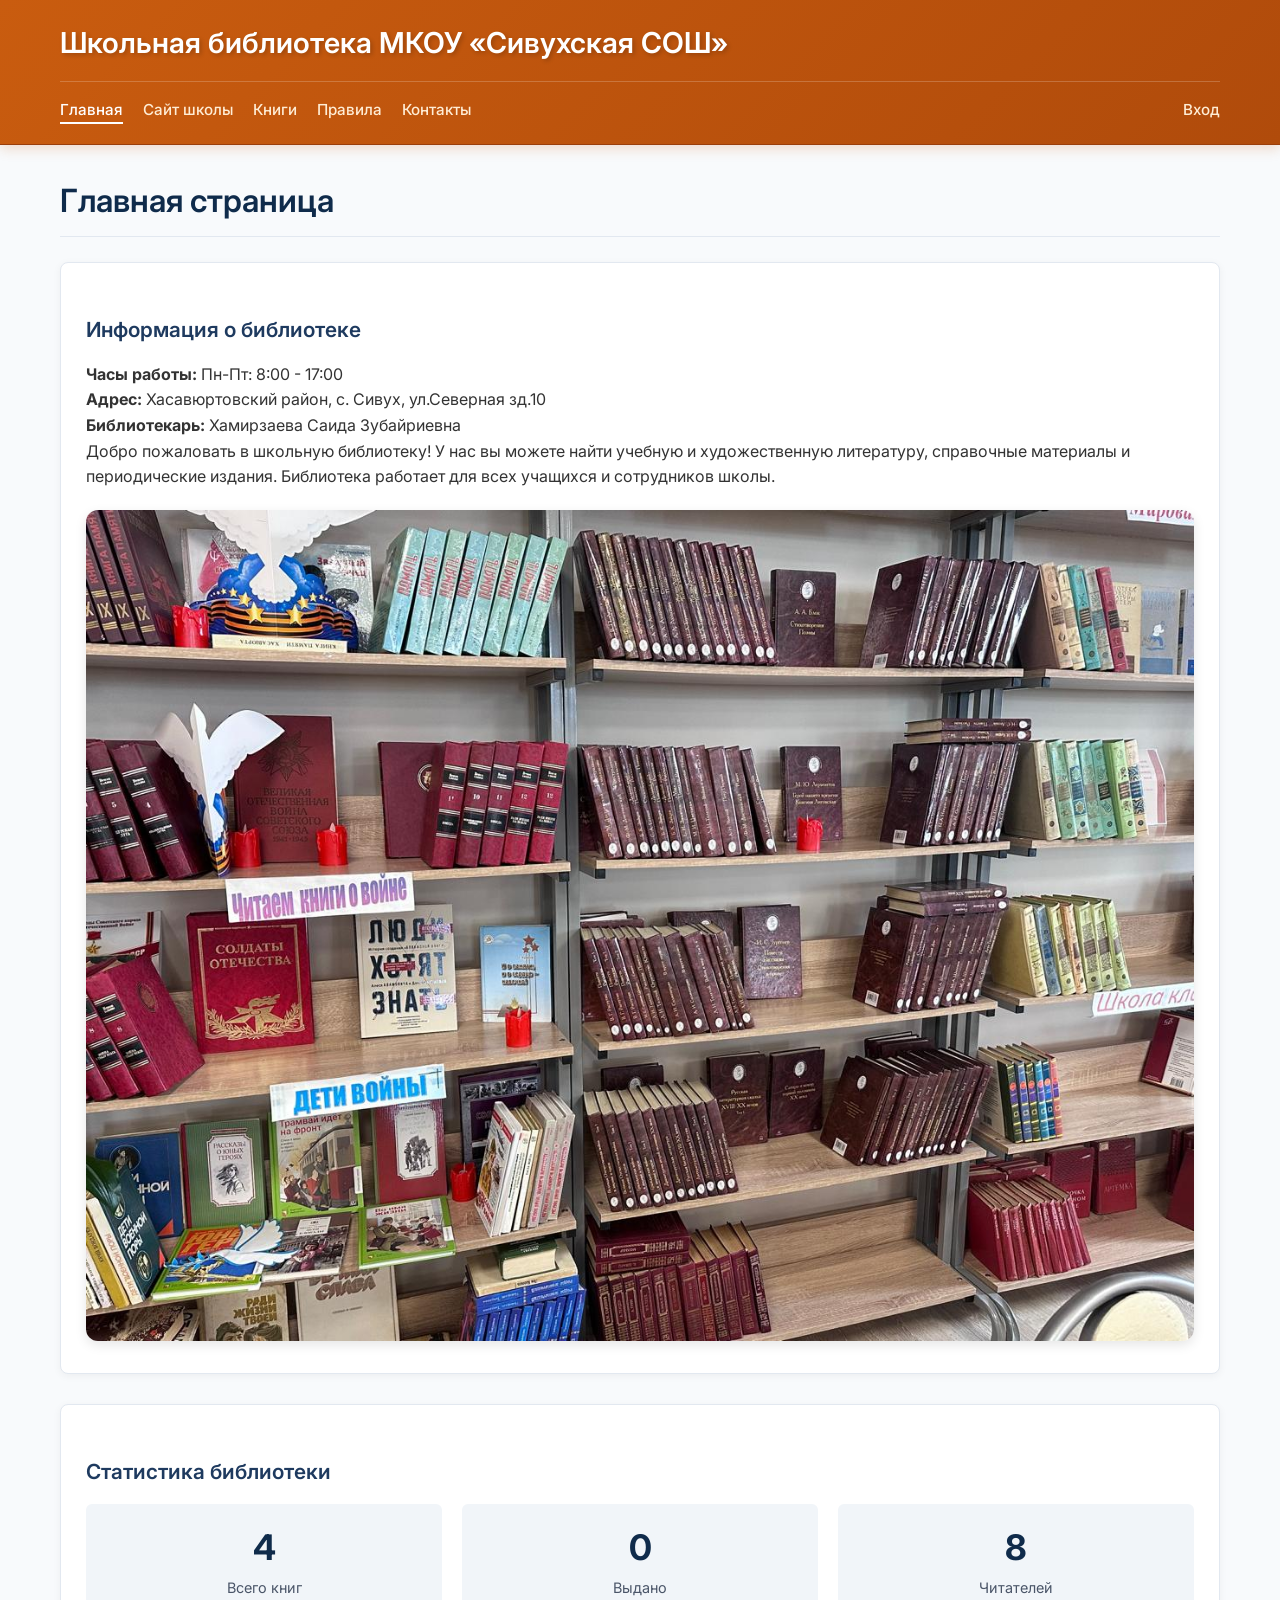
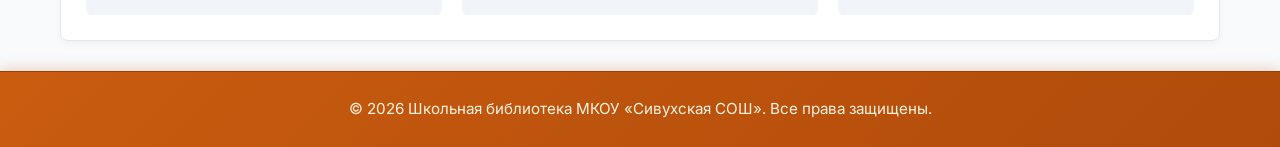
<file: index.html>
<!DOCTYPE html>
<html lang="ru">
<head>
    <meta charset="UTF-8">
    <meta name="viewport" content="width=device-width, initial-scale=1.0, user-scalable=yes">
    <title>Школьная библиотека - Главная</title>
    <link rel="preconnect" href="https://fonts.googleapis.com">
    <link rel="preconnect" href="https://fonts.gstatic.com" crossorigin>
    <link href="https://fonts.googleapis.com/css2?family=Inter:opsz,wght@14..32,400;14..32,500;14..32,600;14..32,700&display=swap" rel="stylesheet">
    <link rel="stylesheet" href="style.css">
</head>
<body>
    <header class="site-header">
        <div class="container">
            <h1 class="site-title">Школьная библиотека МКОУ «Сивухская СОШ»</h1>
            <nav class="main-nav">
                <div class="nav-wrapper">
                    <div class="nav-links">
                        <a href="index.html" class="active">Главная</a>
                        <a href="https://sivukh-sosh.gosuslugi.ru/" target="_blank">Сайт школы</a>
                        <a href="books.html">Книги</a>
                        <a href="readers.html" class="admin-only">Читатели</a>
                        <a href="issue.html" class="admin-only">Выдача</a>
                        <a href="history.html" class="admin-only">История</a>
                        <a href="rules.html">Правила</a>
                        <a href="contacts.html">Контакты</a>
                    </div>
                    <div class="nav-auth">
                        <a href="login.html" id="login-link">Вход</a>
                    </div>
                </div>
            </nav>
        </div>
    </header>

    <main class="container">
        <h2>Главная страница</h2>

        <div class="info-block">
            <h3>Информация о библиотеке</h3>
            <p><strong>Часы работы:</strong> Пн-Пт: 8:00 - 17:00</p>
            <p><strong>Адрес:</strong> Хасавюртовский район, с. Сивух, ул.Северная зд.10</p>
            <p><strong>Библиотекарь:</strong> Хамирзаева Саида Зубайриевна</p>
            <p>Добро пожаловать в школьную библиотеку! У нас вы можете найти учебную и художественную литературу, справочные материалы и периодические издания. Библиотека работает для всех учащихся и сотрудников школы.</p>
            <img src="lib.jpg" alt="Фото библиотеки">
        </div>

        <div class="stats-block">
            <h3>Статистика библиотеки</h3>
            <div class="stats-grid">
                <div class="stat-item">
                    <span class="stat-number" id="totalBooks">0</span>
                    <span class="stat-label">Всего книг</span>
                </div>
                <div class="stat-item">
                    <span class="stat-number" id="issuedBooks">0</span>
                    <span class="stat-label">Выдано</span>
                </div>
                <div class="stat-item">
                    <span class="stat-number" id="totalReaders">0</span>
                    <span class="stat-label">Читателей</span>
                </div>
            </div>
        </div>
    </main>

    <footer class="site-footer">
        <div class="container">
            <p>© 2026 Школьная библиотека МКОУ «Сивухская СОШ». Все права защищены.</p>
        </div>
    </footer>

    <script src="script.js"></script>
</body>
</html>
</file>
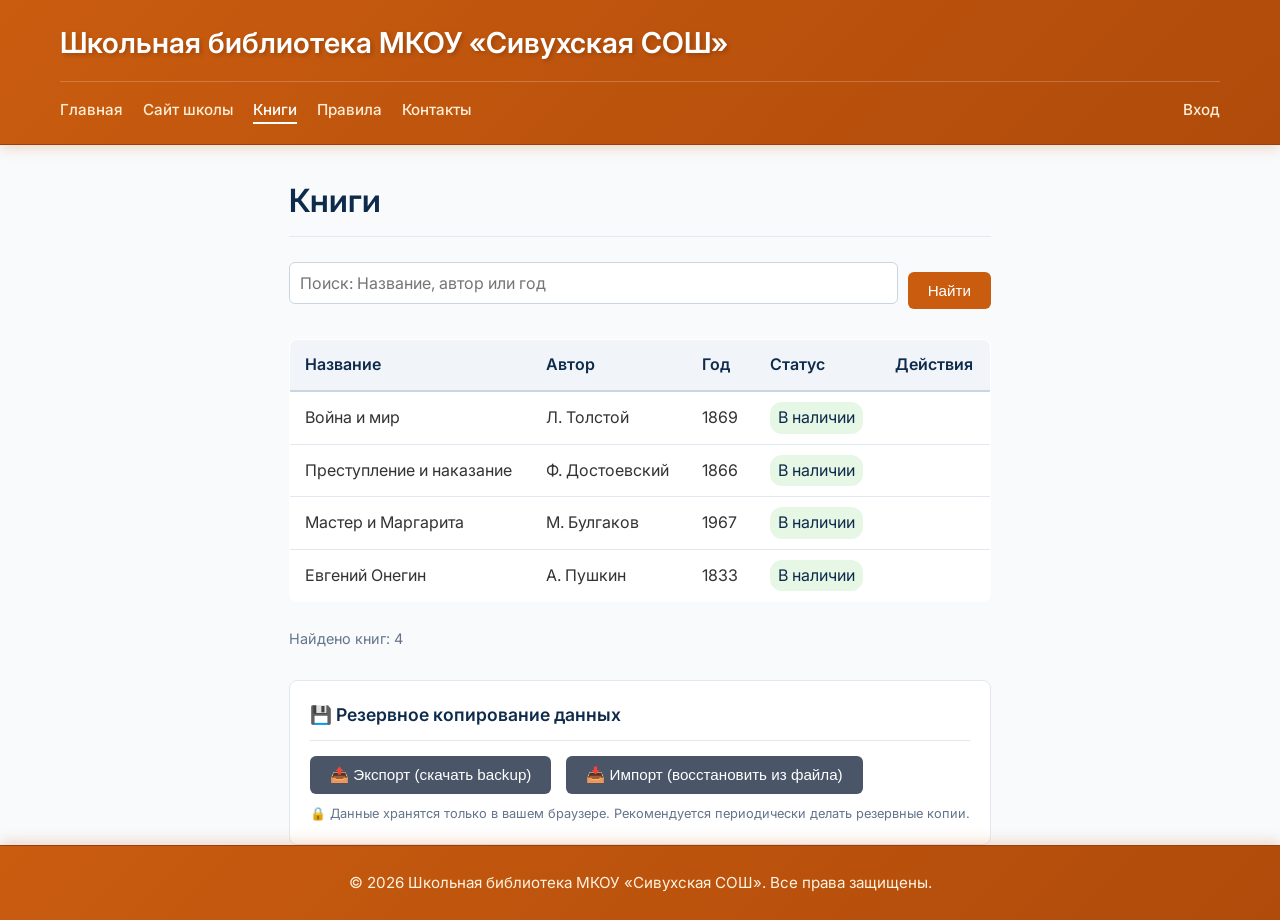
<file: books.html>
<!DOCTYPE html>
<html lang="ru">
<head>
    <meta charset="UTF-8">
    <meta name="viewport" content="width=device-width, initial-scale=1.0, user-scalable=yes">
    <title>Книги - Школьная библиотека</title>
    <link rel="preconnect" href="https://fonts.googleapis.com">
    <link rel="preconnect" href="https://fonts.gstatic.com" crossorigin>
    <link href="https://fonts.googleapis.com/css2?family=Inter:opsz,wght@14..32,400;14..32,500;14..32,600;14..32,700&display=swap" rel="stylesheet">
    <link rel="stylesheet" href="style.css">
</head>
<body>
    <header class="site-header">
        <div class="container">
            <h1 class="site-title">Школьная библиотека МКОУ «Сивухская СОШ»</h1>
            <nav class="main-nav">
                <div class="nav-wrapper">
                    <div class="nav-links">
                        <a href="index.html">Главная</a>
                        <a href="https://sivukh-sosh.gosuslugi.ru/" target="_blank">Сайт школы</a>
                        <a href="books.html" class="active">Книги</a>
                        <a href="readers.html" class="admin-only">Читатели</a>
                        <a href="issue.html" class="admin-only">Выдача</a>
                        <a href="history.html" class="admin-only">История</a>
                        <a href="rules.html">Правила</a>
                        <a href="contacts.html">Контакты</a>
                    </div>
                    <div class="nav-auth">
                        <a href="login.html" id="login-link">Вход</a>
                    </div>
                </div>
            </nav>
        </div>
    </header>

    <main class="container">
        <h2>Книги</h2>

        <div class="search-container">
            <input type="text" id="searchInput" placeholder="Поиск: Название, автор или год">
            <button id="searchBtn">Найти</button>
        </div>

        <div class="admin-only add-book-section">
            <button id="addBookBtn">+ Добавить книгу</button>
        </div>

        <div class="table-wrapper">
            <table>
                <thead>
                    <tr>
                        <th>Название</th>
                        <th>Автор</th>
                        <th>Год</th>
                        <th>Статус</th>
                        <th>Действия</th>
                    </tr>
                </thead>
                <tbody id="booksTableBody">
                    <tr><td colspan="5" class="text-muted">Загрузка...</td></tr>
                </tbody>
            </table>
        </div>

        <p class="text-muted">Найдено книг: <span id="bookCount">0</span></p>
    </main>

    <footer class="site-footer">
        <div class="container">
            <p>© 2026 Школьная библиотека МКОУ «Сивухская СОШ». Все права защищены.</p>
        </div>
    </footer>

    <script src="script.js"></script>
</body>
</html>
</file>
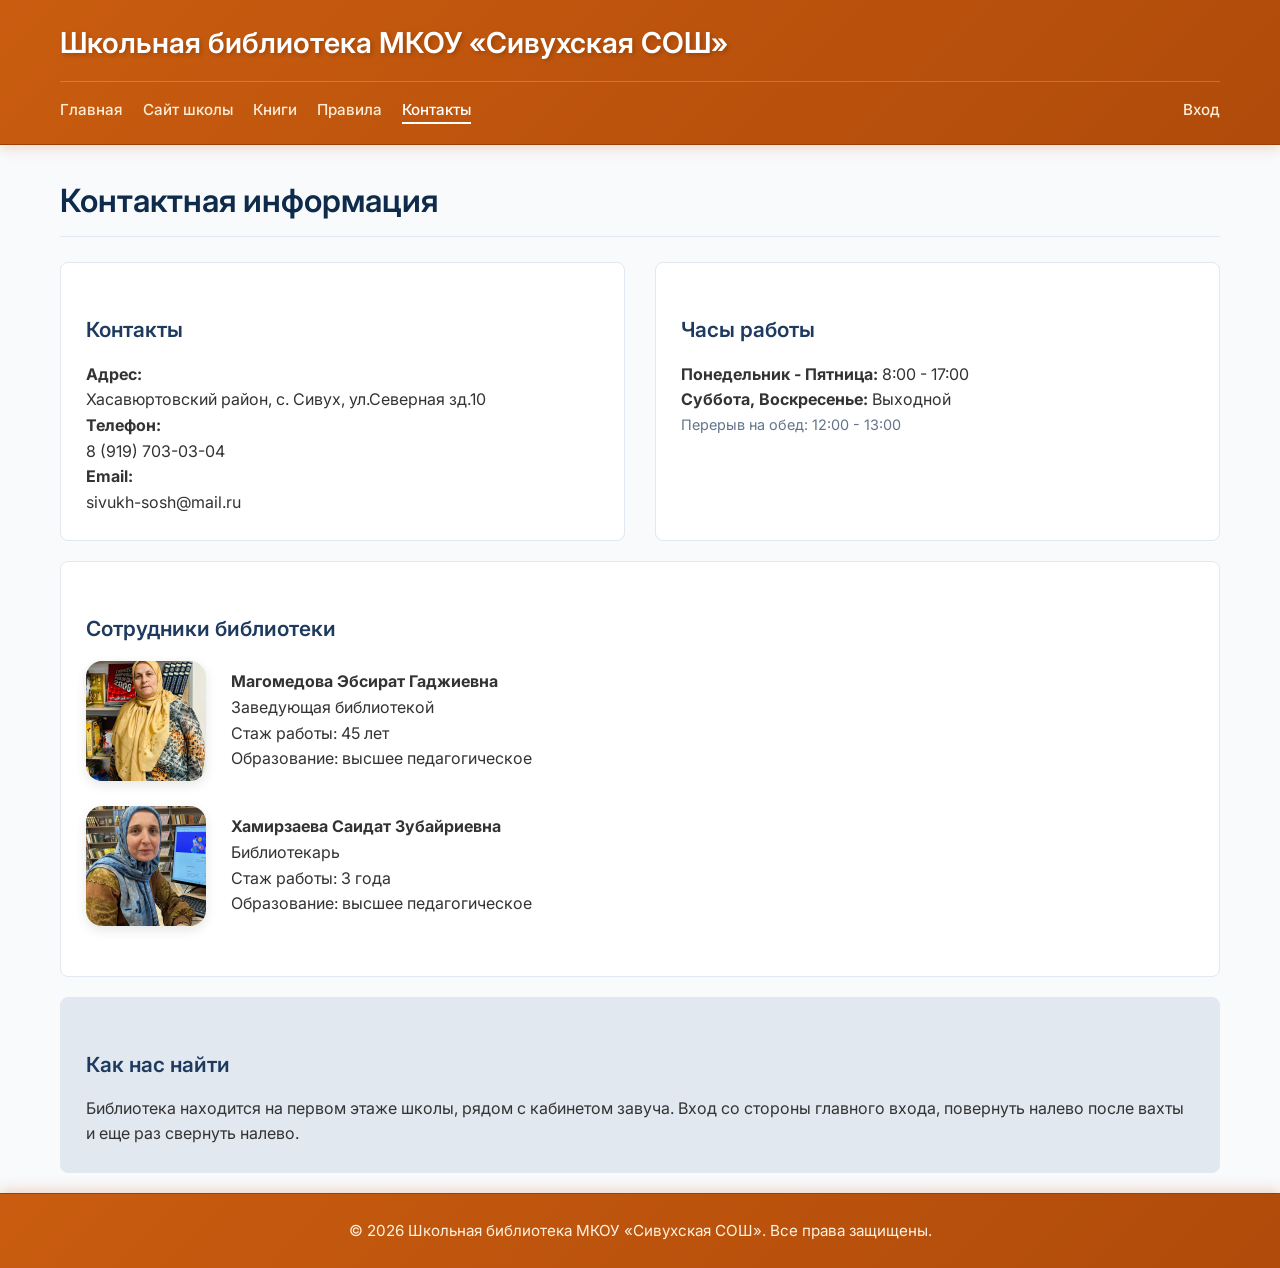
<file: contacts.html>
<!DOCTYPE html>
<html lang="ru">
<head>
    <meta charset="UTF-8">
    <meta name="viewport" content="width=device-width, initial-scale=1.0, user-scalable=yes">
    <title>Контакты - Школьная библиотека</title>
    <link rel="preconnect" href="https://fonts.googleapis.com">
    <link rel="preconnect" href="https://fonts.gstatic.com" crossorigin>
    <link href="https://fonts.googleapis.com/css2?family=Inter:opsz,wght@14..32,400;14..32,500;14..32,600;14..32,700&display=swap" rel="stylesheet">
    <link rel="stylesheet" href="style.css">
</head>
<body>
    <header class="site-header">
        <div class="container">
            <h1 class="site-title">Школьная библиотека МКОУ «Сивухская СОШ»</h1>
            <nav class="main-nav">
                <div class="nav-wrapper">
                    <div class="nav-links">
                        <a href="index.html">Главная</a>
                        <a href="https://sivukh-sosh.gosuslugi.ru/" target="_blank">Сайт школы</a>
                        <a href="books.html">Книги</a>
                        <a href="readers.html" class="admin-only">Читатели</a>
                        <a href="issue.html" class="admin-only">Выдача</a>
                        <a href="history.html" class="admin-only">История</a>
                        <a href="rules.html">Правила</a>
                        <a href="contacts.html" class="active">Контакты</a>
                    </div>
                    <div class="nav-auth">
                        <a href="login.html" id="login-link">Вход</a>
                    </div>
                </div>
            </nav>
        </div>
    </header>

    <main class="container">
        <h2>Контактная информация</h2>

        <div class="flex-grid">
            <div class="card">
                <h3>Контакты</h3>
                <p><strong>Адрес:</strong><br>Хасавюртовский район, с. Сивух, ул.Северная зд.10</p>
                <p><strong>Телефон:</strong><br>8 (919) 703-03-04</p>
                <p><strong>Email:</strong><br>sivukh-sosh@mail.ru</p>
            </div>

            <div class="card">
                <h3>Часы работы</h3>
                <p><strong>Понедельник - Пятница:</strong> 8:00 - 17:00</p>
                <p><strong>Суббота, Воскресенье:</strong> Выходной</p>
                <p class="text-muted">Перерыв на обед: 12:00 - 13:00</p>
            </div>
        </div>

        <div class="card">
            <h3>Сотрудники библиотеки</h3>

            <div class="employee-card">
                <img src="librarian1.jpg" alt="Магомедова Эбират Гаджиевна">
                <div>
                    <p><strong>Магомедова Эбсират Гаджиевна</strong><br>
                    Заведующая библиотекой<br>
                    Стаж работы: 45 лет<br>
                    Образование: высшее педагогическое</p>
                </div>
            </div>

            <div class="employee-card">
                <img src="librarian2.jpg" alt="Хамирзаева Саида Зубайриевна">
                <div>
                    <p><strong>Хамирзаева Саидат Зубайриевна</strong><br>
                    Библиотекарь<br>
                    Стаж работы: 3 года<br>
                    Образование: высшее педагогическое</p>
                </div>
            </div>
        </div>

        <div class="card" style="background-color: #e2e8f0;">
            <h3>Как нас найти</h3>
            <p>Библиотека находится на первом этаже школы, рядом с кабинетом завуча. Вход со стороны главного входа, повернуть налево после вахты и еще раз свернуть налево.</p>
        </div>
    </main>

    <footer class="site-footer">
        <div class="container">
            <p>© 2026 Школьная библиотека МКОУ «Сивухская СОШ». Все права защищены.</p>
        </div>
    </footer>

    <script src="script.js"></script>
</body>
</html>
</file>
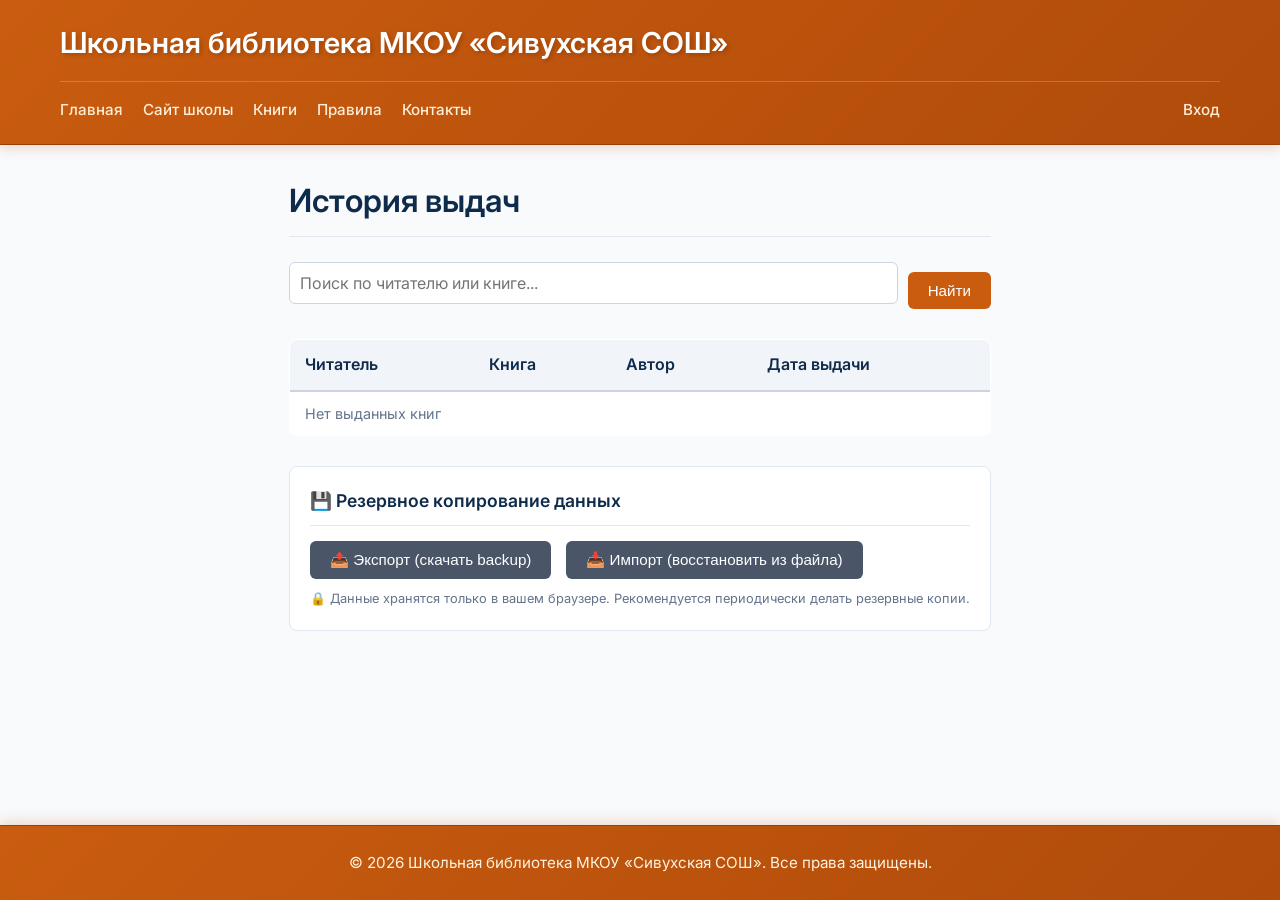
<file: history.html>
<!DOCTYPE html>
<html lang="ru">
<head>
    <meta charset="UTF-8">
    <meta name="viewport" content="width=device-width, initial-scale=1.0, user-scalable=yes">
    <title>История выдач - Школьная библиотека</title>
    <link rel="preconnect" href="https://fonts.googleapis.com">
    <link rel="preconnect" href="https://fonts.gstatic.com" crossorigin>
    <link href="https://fonts.googleapis.com/css2?family=Inter:opsz,wght@14..32,400;14..32,500;14..32,600;14..32,700&display=swap" rel="stylesheet">
    <link rel="stylesheet" href="style.css">
</head>
<body>
    <header class="site-header">
        <div class="container">
            <h1 class="site-title">Школьная библиотека МКОУ «Сивухская СОШ»</h1>
            <nav class="main-nav">
                <div class="nav-wrapper">
                    <div class="nav-links">
                        <a href="index.html">Главная</a>
                        <a href="https://sivukh-sosh.gosuslugi.ru/" target="_blank">Сайт школы</a>
                        <a href="books.html">Книги</a>
                        <a href="readers.html" class="admin-only">Читатели</a>
                        <a href="issue.html" class="admin-only">Выдача</a>
                        <a href="history.html" class="active admin-only">История</a>
                        <a href="rules.html">Правила</a>
                        <a href="contacts.html">Контакты</a>
                    </div>
                    <div class="nav-auth">
                        <a href="login.html" id="login-link">Вход</a>
                    </div>
                </div>
            </nav>
        </div>
    </header>

    <main class="container">
        <h2>История выдач</h2>

        <div class="search-container">
            <input type="text" id="historySearchInput" placeholder="Поиск по читателю или книге...">
            <button id="historySearchBtn">Найти</button>
        </div>

        <div class="table-wrapper">
            <table>
                <thead>
                    <tr>
                        <th>Читатель</th>
                        <th>Книга</th>
                        <th>Автор</th>
                        <th>Дата выдачи</th>
                    </tr>
                </thead>
                <tbody id="historyTableBody">
                    <tr><td colspan="4" class="text-muted">Загрузка...</td></tr>
                </tbody>
            </table>
        </div>
    </main>

    <footer class="site-footer">
        <div class="container">
            <p>© 2026 Школьная библиотека МКОУ «Сивухская СОШ». Все права защищены.</p>
        </div>
    </footer>

    <script src="script.js"></script>
</body>
</html>
</file>
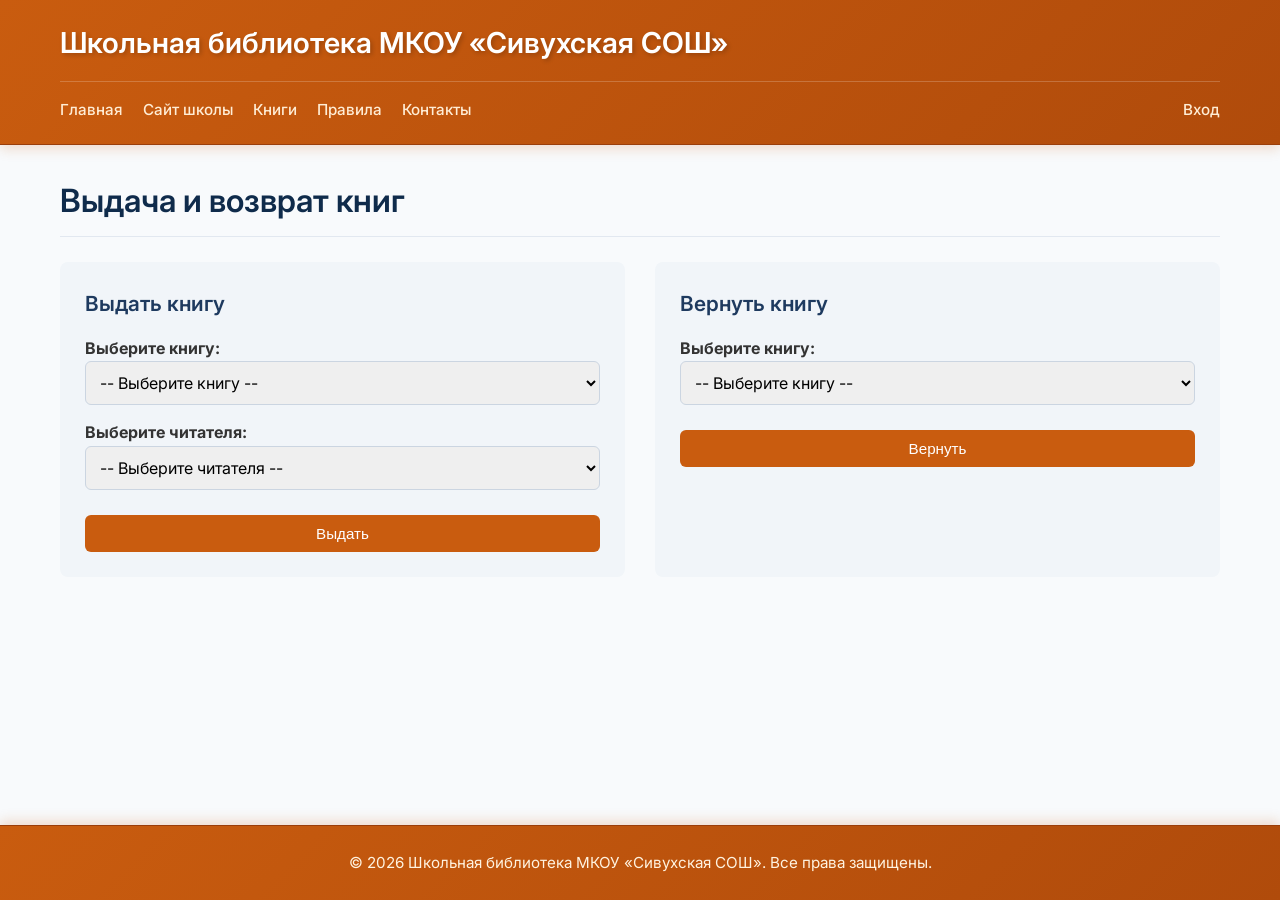
<file: issue.html>
<!DOCTYPE html>
<html lang="ru">
<head>
    <meta charset="UTF-8">
    <meta name="viewport" content="width=device-width, initial-scale=1.0, user-scalable=yes">
    <title>Выдача книг - Школьная библиотека</title>
    <link rel="preconnect" href="https://fonts.googleapis.com">
    <link rel="preconnect" href="https://fonts.gstatic.com" crossorigin>
    <link href="https://fonts.googleapis.com/css2?family=Inter:opsz,wght@14..32,400;14..32,500;14..32,600;14..32,700&display=swap" rel="stylesheet">
    <link rel="stylesheet" href="style.css">
</head>
<body>
    <header class="site-header">
        <div class="container">
            <h1 class="site-title">Школьная библиотека МКОУ «Сивухская СОШ»</h1>
            <nav class="main-nav">
                <div class="nav-wrapper">
                    <div class="nav-links">
                        <a href="index.html">Главная</a>
                        <a href="https://sivukh-sosh.gosuslugi.ru/" target="_blank">Сайт школы</a>
                        <a href="books.html">Книги</a>
                        <a href="readers.html" class="admin-only">Читатели</a>
                        <a href="issue.html" class="active admin-only">Выдача</a>
                        <a href="history.html" class="admin-only">История</a>
                        <a href="rules.html">Правила</a>
                        <a href="contacts.html">Контакты</a>
                    </div>
                    <div class="nav-auth">
                        <a href="login.html" id="login-link">Вход</a>
                    </div>
                </div>
            </nav>
        </div>
    </header>

    <main class="container">
        <h2>Выдача и возврат книг</h2>

        <div class="flex-grid">
            <div class="issue-return-block">
                <h3>Выдать книгу</h3>
                <label><strong>Выберите книгу:</strong></label>
                <select id="issueBookSelect"></select>
                
                <label><strong>Выберите читателя:</strong></label>
                <select id="issueReaderSelect"></select>
                
                <button id="issueBtn">Выдать</button>
            </div>

            <div class="issue-return-block">
                <h3>Вернуть книгу</h3>
                <label><strong>Выберите книгу:</strong></label>
                <select id="returnBookSelect"></select>
                
                <button id="returnBtn">Вернуть</button>
            </div>
        </div>
    </main>

    <footer class="site-footer">
        <div class="container">
            <p>© 2026 Школьная библиотека МКОУ «Сивухская СОШ». Все права защищены.</p>
        </div>
    </footer>

    <script src="script.js"></script>
</body>
</html>
</file>
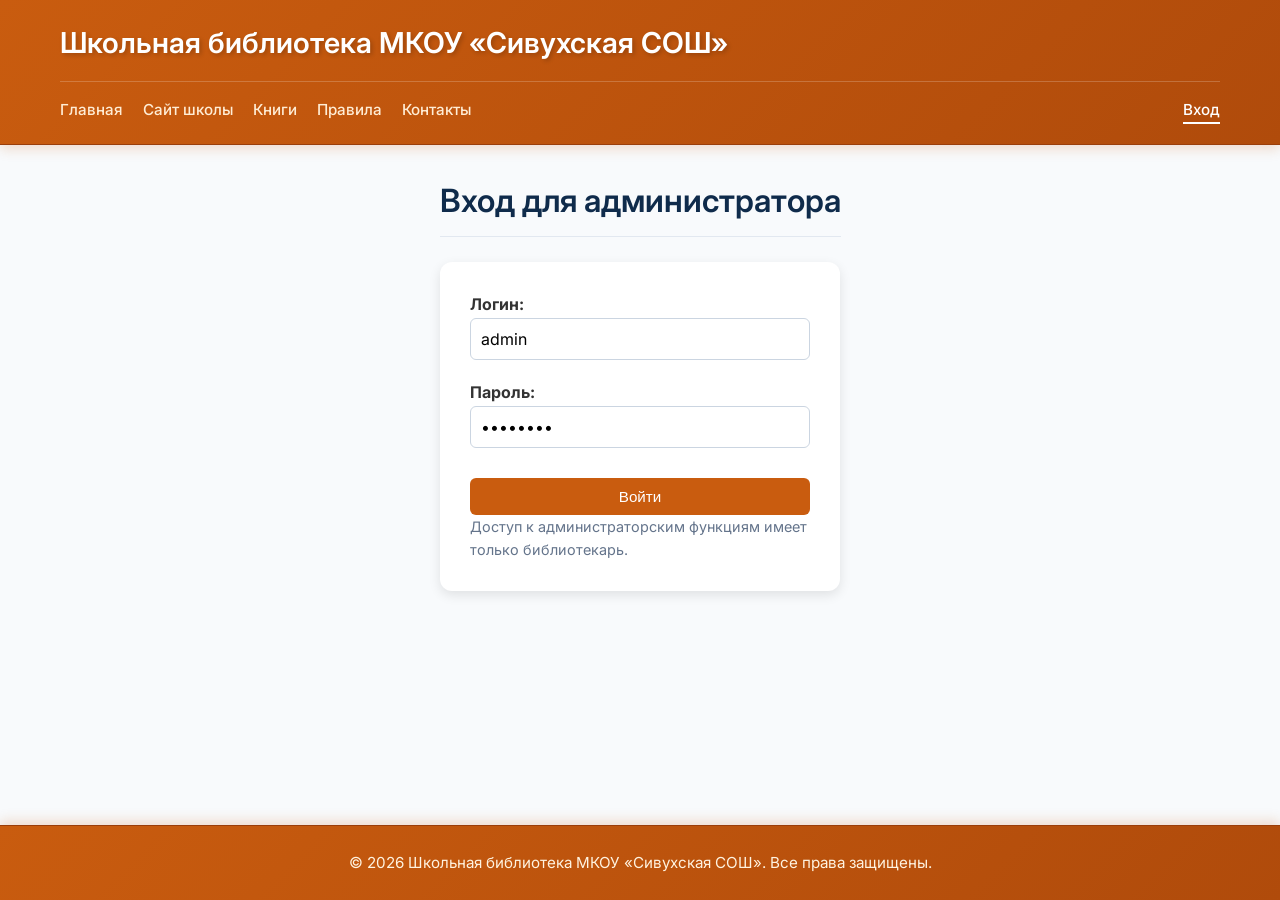
<file: login.html>
<!DOCTYPE html>
<html lang="ru">
<head>
    <meta charset="UTF-8">
    <meta name="viewport" content="width=device-width, initial-scale=1.0, user-scalable=yes">
    <title>Вход - Школьная библиотека</title>
    <link rel="preconnect" href="https://fonts.googleapis.com">
    <link rel="preconnect" href="https://fonts.gstatic.com" crossorigin>
    <link href="https://fonts.googleapis.com/css2?family=Inter:opsz,wght@14..32,400;14..32,500;14..32,600;14..32,700&display=swap" rel="stylesheet">
    <link rel="stylesheet" href="style.css">
</head>
<body>
    <header class="site-header">
        <div class="container">
            <h1 class="site-title">Школьная библиотека МКОУ «Сивухская СОШ»</h1>
            <nav class="main-nav">
                <div class="nav-wrapper">
                    <div class="nav-links">
                        <a href="index.html">Главная</a>
                        <a href="https://sivukh-sosh.gosuslugi.ru/" target="_blank">Сайт школы</a>
                        <a href="books.html">Книги</a>
                        <a href="readers.html" class="admin-only">Читатели</a>
                        <a href="issue.html" class="admin-only">Выдача</a>
                        <a href="history.html" class="admin-only">История</a>
                        <a href="rules.html">Правила</a>
                        <a href="contacts.html">Контакты</a>
                    </div>
                    <div class="nav-auth">
                        <a href="login.html" class="active" id="login-link">Вход</a>
                    </div>
                </div>
            </nav>
        </div>
    </header>

    <main class="container">
        <h2>Вход для администратора</h2>

        <div class="login-box">
            <label><strong>Логин:</strong></label>
            <input type="text" id="username" placeholder="Введите логин" value="admin">
            
            <label><strong>Пароль:</strong></label>
            <input type="password" id="password" placeholder="Введите пароль" value="admin123">
            
            <button id="loginBtn">Войти</button>

            <p class="text-muted">Доступ к администраторским функциям имеет только библиотекарь.</p>
        </div>
    </main>

    <footer class="site-footer">
        <div class="container">
            <p>© 2026 Школьная библиотека МКОУ «Сивухская СОШ». Все права защищены.</p>
        </div>
    </footer>

    <script src="script.js"></script>
</body>
</html>
</file>
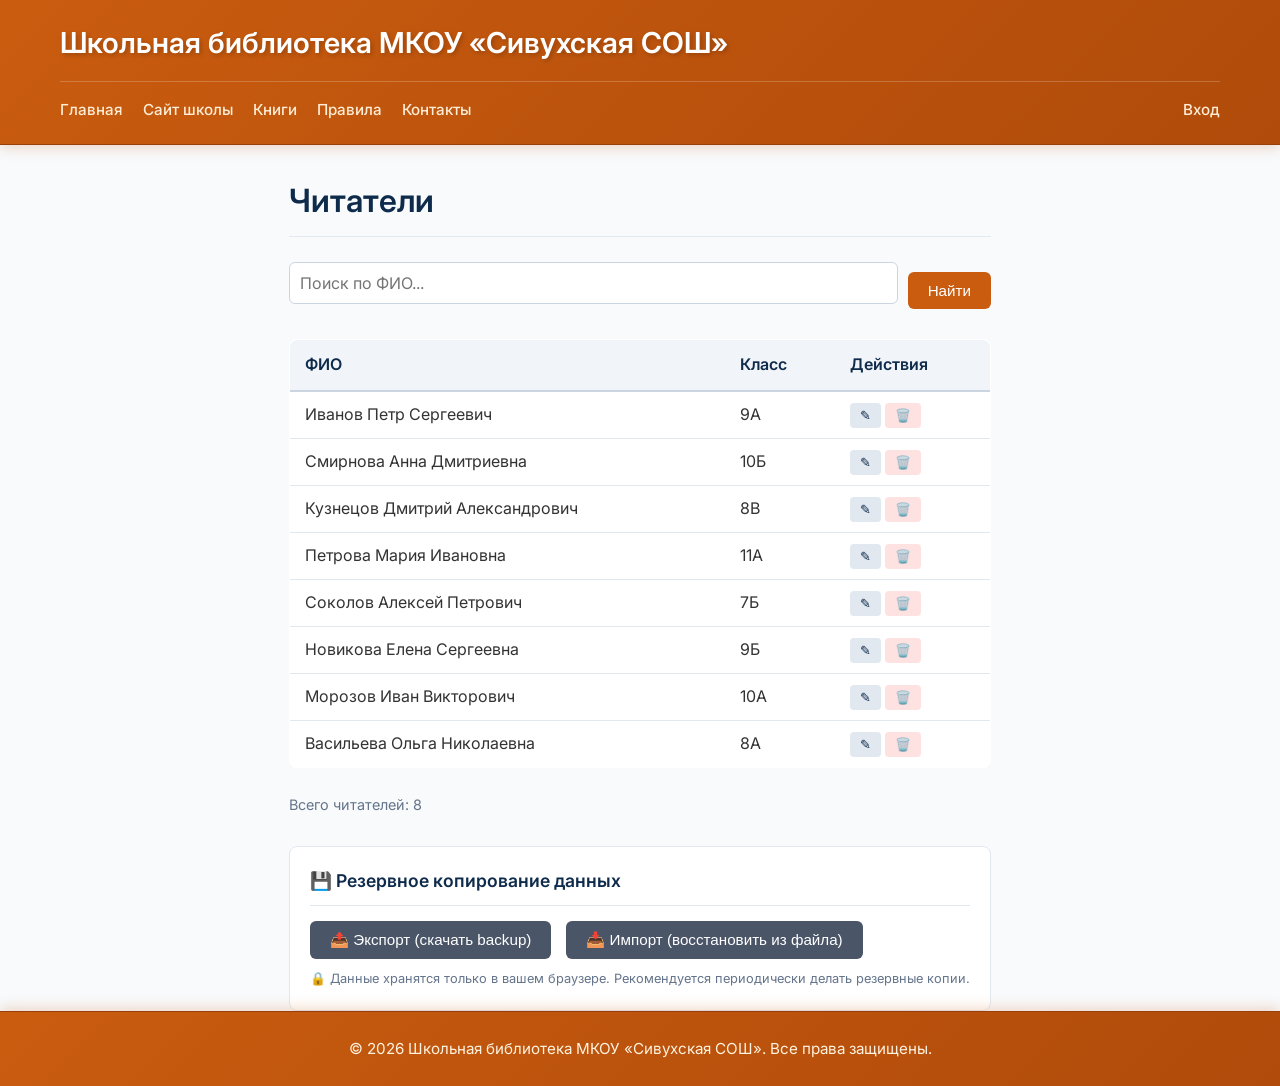
<file: readers.html>
<!DOCTYPE html>
<html lang="ru">
<head>
    <meta charset="UTF-8">
    <meta name="viewport" content="width=device-width, initial-scale=1.0, user-scalable=yes">
    <title>Читатели - Школьная библиотека</title>
    <link rel="preconnect" href="https://fonts.googleapis.com">
    <link rel="preconnect" href="https://fonts.gstatic.com" crossorigin>
    <link href="https://fonts.googleapis.com/css2?family=Inter:opsz,wght@14..32,400;14..32,500;14..32,600;14..32,700&display=swap" rel="stylesheet">
    <link rel="stylesheet" href="style.css">
</head>
<body>
    <header class="site-header">
        <div class="container">
            <h1 class="site-title">Школьная библиотека МКОУ «Сивухская СОШ»</h1>
            <nav class="main-nav">
                <div class="nav-wrapper">
                    <div class="nav-links">
                        <a href="index.html">Главная</a>
                        <a href="https://sivukh-sosh.gosuslugi.ru/" target="_blank">Сайт школы</a>
                        <a href="books.html">Книги</a>
                        <a href="readers.html" class="active admin-only">Читатели</a>
                        <a href="issue.html" class="admin-only">Выдача</a>
                        <a href="history.html" class="admin-only">История</a>
                        <a href="rules.html">Правила</a>
                        <a href="contacts.html">Контакты</a>
                    </div>
                    <div class="nav-auth">
                        <a href="login.html" id="login-link">Вход</a>
                    </div>
                </div>
            </nav>
        </div>
    </header>

    <main class="container">
        <h2>Читатели</h2>

        <div class="search-container">
            <input type="text" id="searchReaderInput" placeholder="Поиск по ФИО...">
            <button id="searchReaderBtn">Найти</button>
        </div>

        <div class="admin-only">
            <button id="addReaderBtn">+ Добавить читателя</button>
        </div>

        <div class="table-wrapper">
            <table>
                <thead>
                    <tr>
                        <th>ФИО</th>
                        <th>Класс</th>
                        <th>Действия</th>
                    </tr>
                </thead>
                <tbody id="readersTableBody">
                    <tr><td colspan="3" class="text-muted">Загрузка...</td></tr>
                </tbody>
            </table>
        </div>

        <p class="text-muted">Всего читателей: <span id="readerCount">0</span></p>
    </main>

    <footer class="site-footer">
        <div class="container">
            <p>© 2026 Школьная библиотека МКОУ «Сивухская СОШ». Все права защищены.</p>
        </div>
    </footer>

    <script src="script.js"></script>
</body>
</html>
</file>
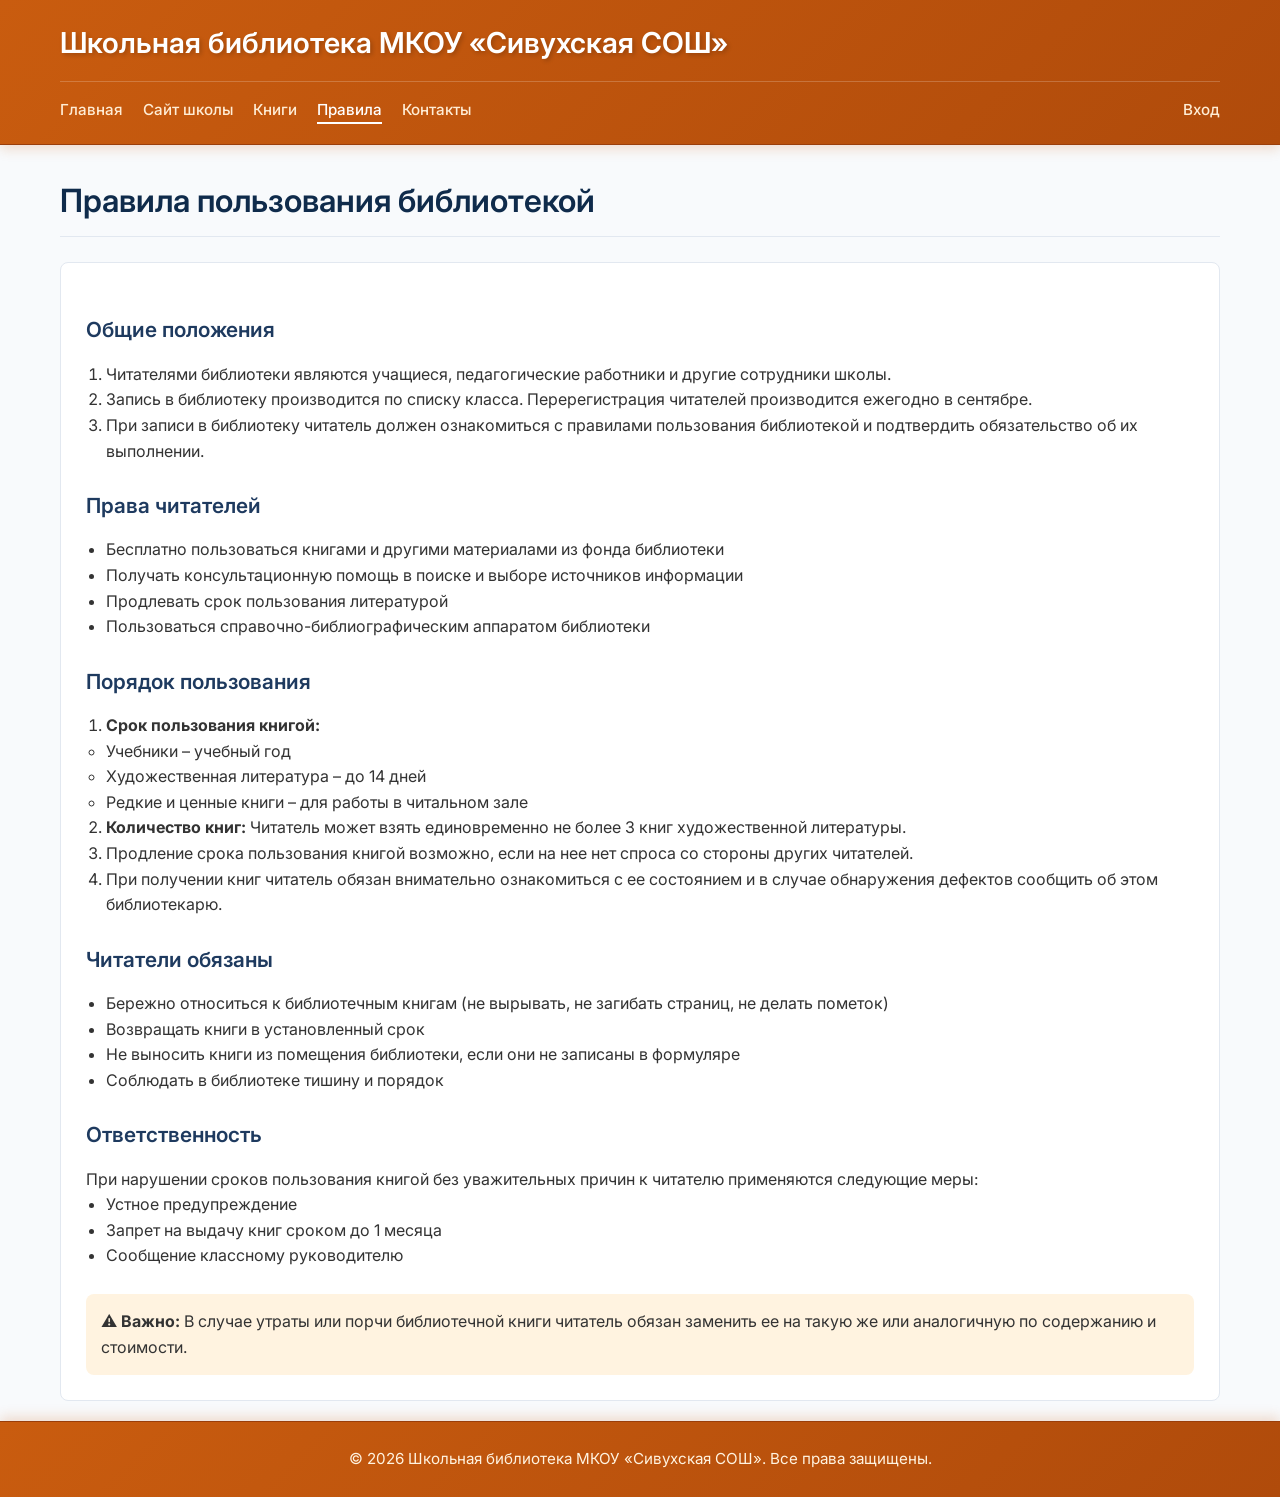
<file: rules.html>
<!DOCTYPE html>
<html lang="ru">
<head>
    <meta charset="UTF-8">
    <meta name="viewport" content="width=device-width, initial-scale=1.0, user-scalable=yes">
    <title>Правила - Школьная библиотека</title>
    <link rel="preconnect" href="https://fonts.googleapis.com">
    <link rel="preconnect" href="https://fonts.gstatic.com" crossorigin>
    <link href="https://fonts.googleapis.com/css2?family=Inter:opsz,wght@14..32,400;14..32,500;14..32,600;14..32,700&display=swap" rel="stylesheet">
    <link rel="stylesheet" href="style.css">
</head>
<body>
    <header class="site-header">
        <div class="container">
            <h1 class="site-title">Школьная библиотека МКОУ «Сивухская СОШ»</h1>
            <nav class="main-nav">
                <div class="nav-wrapper">
                    <div class="nav-links">
                        <a href="index.html">Главная</a>
                        <a href="https://sivukh-sosh.gosuslugi.ru/" target="_blank">Сайт школы</a>
                        <a href="books.html">Книги</a>
                        <a href="readers.html" class="admin-only">Читатели</a>
                        <a href="issue.html" class="admin-only">Выдача</a>
                        <a href="history.html" class="admin-only">История</a>
                        <a href="rules.html" class="active">Правила</a>
                        <a href="contacts.html">Контакты</a>
                    </div>
                    <div class="nav-auth">
                        <a href="login.html" id="login-link">Вход</a>
                    </div>
                </div>
            </nav>
        </div>
    </header>

    <main class="container">
        <h2>Правила пользования библиотекой</h2>

        <div class="card">
            <h3>Общие положения</h3>
            <ol style="margin-left: 20px; margin-bottom: 25px;">
                <li>Читателями библиотеки являются учащиеся, педагогические работники и другие сотрудники школы.</li>
                <li>Запись в библиотеку производится по списку класса. Перерегистрация читателей производится ежегодно в сентябре.</li>
                <li>При записи в библиотеку читатель должен ознакомиться с правилами пользования библиотекой и подтвердить обязательство об их выполнении.</li>
            </ol>

            <h3>Права читателей</h3>
            <ul style="margin-left: 20px; margin-bottom: 25px;">
                <li>Бесплатно пользоваться книгами и другими материалами из фонда библиотеки</li>
                <li>Получать консультационную помощь в поиске и выборе источников информации</li>
                <li>Продлевать срок пользования литературой</li>
                <li>Пользоваться справочно-библиографическим аппаратом библиотеки</li>
            </ul>

            <h3>Порядок пользования</h3>
            <ol style="margin-left: 20px; margin-bottom: 25px;">
                <li><strong>Срок пользования книгой:</strong>
                    <ul>
                        <li>Учебники – учебный год</li>
                        <li>Художественная литература – до 14 дней</li>
                        <li>Редкие и ценные книги – для работы в читальном зале</li>
                    </ul>
                </li>
                <li><strong>Количество книг:</strong> Читатель может взять единовременно не более 3 книг художественной литературы.</li>
                <li>Продление срока пользования книгой возможно, если на нее нет спроса со стороны других читателей.</li>
                <li>При получении книг читатель обязан внимательно ознакомиться с ее состоянием и в случае обнаружения дефектов сообщить об этом библиотекарю.</li>
            </ol>

            <h3>Читатели обязаны</h3>
            <ul style="margin-left: 20px; margin-bottom: 25px;">
                <li>Бережно относиться к библиотечным книгам (не вырывать, не загибать страниц, не делать пометок)</li>
                <li>Возвращать книги в установленный срок</li>
                <li>Не выносить книги из помещения библиотеки, если они не записаны в формуляре</li>
                <li>Соблюдать в библиотеке тишину и порядок</li>
            </ul>

            <h3>Ответственность</h3>
            <p>При нарушении сроков пользования книгой без уважительных причин к читателю применяются следующие меры:</p>
            <ul style="margin-left: 20px; margin-bottom: 25px;">
                <li>Устное предупреждение</li>
                <li>Запрет на выдачу книг сроком до 1 месяца</li>
                <li>Сообщение классному руководителю</li>
            </ul>

            <div style="background-color: #fff3e0; padding: 15px; border-radius: 8px; margin-top: 20px;">
                ⚠️ <strong>Важно:</strong> В случае утраты или порчи библиотечной книги читатель обязан заменить ее на такую же или аналогичную по содержанию и стоимости.
            </div>
        </div>
    </main>

    <footer class="site-footer">
        <div class="container">
            <p>© 2026 Школьная библиотека МКОУ «Сивухская СОШ». Все права защищены.</p>
        </div>
    </footer>

    <script src="script.js"></script>
</body>
</html>
</file>
<file: style.css>
* {
    margin: 0;
    padding: 0;
    box-sizing: border-box;
}

body {
    font-family: 'Inter', sans-serif;
    line-height: 1.6;
    color: #333;
    background-color: #f8fafc;
    display: flex;
    flex-direction: column;
    min-height: 100vh;
}

.container {
    max-width: 1200px;
    margin: 0 auto;
    padding: 0 20px;
}

/* ===== ШАПКА ===== */
.site-header {
    background: linear-gradient(135deg, #c95c0f 0%, #b04b0b 100%);
    border-bottom: 1px solid #9a3e0a;
    padding: 20px 0;
    box-shadow: 0 4px 12px rgba(201,92,15,0.2);
    margin-bottom: 30px;
}

.site-title {
    font-size: 1.8rem;
    font-weight: 600;
    color: #fff;
    margin-bottom: 15px;
    text-shadow: 2px 2px 4px rgba(0,0,0,0.2);
}

/* ===== МЕНЮ (ВСЕ ВКЛАДКИ В ОДНУ СТРОКУ) ===== */
.main-nav {
    margin-top: 15px;
    border-top: 1px solid rgba(255,255,255,0.2);
    padding-top: 15px;
}

.nav-wrapper {
    display: flex;
    align-items: center;
    justify-content: flex-start;
    gap: 20px;
    flex-wrap: wrap;
}

.nav-links {
    display: flex;
    flex-wrap: wrap;
    gap: 0 20px;
    align-items: center;
}

.nav-auth {
    display: flex;
    flex-wrap: wrap;
    gap: 0 20px;
    align-items: center;
    flex-shrink: 0;
    margin-left: auto;
}

.nav-links a,
.nav-auth a {
    text-decoration: none;
    color: #ffedd5;
    font-weight: 500;
    font-size: 0.95rem;
    padding: 5px 0;
    transition: color 0.2s;
    border-bottom: 2px solid transparent;
    white-space: nowrap;
    line-height: 1;
    display: inline-flex;
    align-items: center;
}

.nav-links a:hover,
.nav-links a.active,
.nav-auth a:hover,
.nav-auth a.active {
    color: #fff;
    border-bottom-color: #fff;
}

.admin-only {
    display: none;
}

/* ===== ОСНОВНОЙ КОНТЕНТ ===== */
main {
    flex: 1;
    padding-bottom: 40px;
}

h2 {
    font-size: 2rem;
    font-weight: 600;
    color: #0f2b4b;
    margin-bottom: 25px;
    border-bottom: 1px solid #e2e8f0;
    padding-bottom: 10px;
}

h3 {
    font-size: 1.3rem;
    font-weight: 600;
    color: #1e3a5f;
    margin-top: 25px;
    margin-bottom: 15px;
}

/* ===== БЛОКИ ===== */
.info-block, .stats-block {
    background: #fff;
    padding: 25px;
    border-radius: 8px;
    box-shadow: 0 2px 8px rgba(0,0,0,0.05);
    margin-bottom: 30px;
    border: 1px solid #e2e8f0;
}

.info-block img {
    max-width: 100%;
    margin-top: 20px;
    border-radius: 12px;
    box-shadow: 0 4px 12px rgba(0,0,0,0.1);
}

/* ===== СТАТИСТИКА ===== */
.stats-grid {
    display: grid;
    grid-template-columns: repeat(auto-fit, minmax(150px, 1fr));
    gap: 20px;
    margin-top: 15px;
}

.stat-item {
    text-align: center;
    padding: 15px;
    background: #f1f5f9;
    border-radius: 6px;
}

.stat-number {
    display: block;
    font-size: 2.2rem;
    font-weight: 700;
    color: #0f2b4b;
}

.stat-label {
    font-size: 0.9rem;
    color: #4a5568;
}

/* ===== ТАБЛИЦЫ ===== */
table {
    width: 100%;
    border-collapse: collapse;
    background: #fff;
    border: 1px solid #e2e8f0;
    border-radius: 8px;
    overflow: hidden;
    margin-bottom: 25px;
}

th {
    background: #f1f5f9;
    color: #0f2b4b;
    font-weight: 600;
    text-align: left;
    padding: 12px 15px;
    border-bottom: 2px solid #cbd5e1;
}

td {
    padding: 10px 15px;
    border-bottom: 1px solid #e2e8f0;
}

tr:last-child td {
    border-bottom: none;
}

/* ===== СТАТУСЫ ===== */
.status-available {
    color: #0f2b4b;
    background: #e6f7e6;
    padding: 3px 8px;
    border-radius: 12px;
    display: inline-block;
}

.status-issued {
    color: #b91c1c;
    background: #fee2e2;
    padding: 3px 8px;
    border-radius: 12px;
    display: inline-block;
}

/* ===== КНОПКИ ===== */
button, .button {
    background: #c95c0f;
    color: #fff;
    border: none;
    padding: 10px 20px;
    border-radius: 6px;
    font-size: 0.95rem;
    font-weight: 500;
    cursor: pointer;
    transition: background 0.2s;
}

button:hover, .button:hover {
    background: #b04b0b;
}

.action-btn {
    background: #e2e8f0;
    color: #0f2b4b;
    padding: 5px 10px;
    font-size: 0.8rem;
    border-radius: 4px;
}

.action-btn:hover {
    background: #cbd5e1;
}

/* ===== ПОИСК ===== */
.search-container {
    display: flex;
    gap: 10px;
    margin-bottom: 20px;
    align-items: center;
    flex-wrap: wrap;
}

.search-container input {
    flex: 1;
    min-width: 200px;
}

.search-container button {
    flex-shrink: 0;
    white-space: nowrap;
}

/* ===== КНОПКИ ДОБАВЛЕНИЯ ===== */
.admin-only {
    margin-bottom: 20px;
}

.admin-only button {
    width: 100%;
    max-width: 300px;
    margin-bottom: 5px;
}

.admin-only .text-muted {
    display: block;
    font-size: 0.8rem;
    color: #666;
    margin-top: 5px;
}

/* ===== ФОРМЫ ===== */
input, select {
    width: 100%;
    padding: 10px;
    border: 1px solid #cbd5e1;
    border-radius: 6px;
    font-size: 1rem;
    margin-bottom: 15px;
    font-family: inherit;
}

input:focus, select:focus {
    outline: none;
    border-color: #c95c0f;
    box-shadow: 0 0 0 2px rgba(201,92,15,0.1);
}

/* ===== ПОДВАЛ ===== */
.site-footer {
    background: linear-gradient(135deg, #c95c0f 0%, #b04b0b 100%);
    border-top: 1px solid #9a3e0a;
    padding: 25px 0;
    text-align: center;
    color: #fff3e0;
    font-size: 0.95rem;
    margin-top: auto;
    box-shadow: 0 -4px 12px rgba(201,92,15,0.2);
}

.site-footer p {
    margin: 0;
}

.text-muted {
    color: #64748b;
    font-size: 0.9rem;
}

/* ===== КАРТОЧКИ ДЛЯ КОНТАКТОВ ===== */
.card {
    background: #fff;
    padding: 25px;
    border-radius: 8px;
    border: 1px solid #e2e8f0;
    margin-bottom: 20px;
}

.flex-grid {
    display: flex;
    gap: 30px;
    margin-bottom: 20px;
}

.flex-grid .card {
    flex: 1;
    margin-bottom: 0;
}

.employee-card {
    display: flex;
    align-items: center;
    gap: 25px;
    margin-bottom: 25px;
    flex-wrap: wrap;
}

.employee-card img {
    width: 120px;
    height: 120px;
    object-fit: cover;
    border-radius: 16px;
    box-shadow: 0 4px 12px rgba(0,0,0,0.1);
}

.issue-return-block {
    background: #f1f5f9;
    padding: 25px;
    border-radius: 8px;
    flex: 1;
}

.issue-return-block h3 {
    margin-top: 0;
    margin-bottom: 15px;
}

.issue-return-block button {
    width: 100%;
    margin-top: 10px;
}

.login-box {
    max-width: 400px;
    margin: 0 auto;
    background: #fff;
    padding: 30px;
    border-radius: 12px;
    box-shadow: 0 4px 12px rgba(0,0,0,0.1);
}

.login-box input {
    margin-bottom: 20px;
}

.login-box button {
    width: 100%;
    margin-top: 10px;
}

/* ===== РЕЗЕРВНОЕ КОПИРОВАНИЕ ===== */
.backup-section {
    background: #fff;
    padding: 20px;
    border-radius: 8px;
    border: 1px solid #e2e8f0;
    margin-top: 30px;
}

.backup-title {
    font-size: 1.1rem;
    font-weight: 600;
    color: #0f2b4b;
    margin-bottom: 15px;
    padding-bottom: 10px;
    border-bottom: 1px solid #e2e8f0;
}

.backup-buttons {
    display: flex;
    gap: 15px;
    flex-wrap: wrap;
}

.backup-buttons button {
    background: #4a5568;
}

.backup-buttons button:hover {
    background: #2d3748;
}

/* ===== МОБИЛЬНАЯ АДАПТАЦИЯ ===== */
@media (max-width: 768px) {
    .site-title {
        font-size: 1.2rem;
        text-align: center;
    }

    .nav-links a {
        font-size: 0.85rem;
        white-space: normal;
        text-align: center;
        padding: 4px 6px;
    }

    .nav-auth {
        justify-content: center;
        margin-top: 0;
    }

    .stats-grid {
        grid-template-columns: 1fr;
    }

    .search-container {
        flex-direction: row;
        flex-wrap: wrap;
        gap: 8px;
        width: 100%;
    }

    .search-container input {
        flex: 2;
        min-width: 150px;
    }

    .search-container button {
        flex: 1;
        min-width: 80px;
    }

    .admin-only button {
        width: 100% !important;
        max-width: none !important;
        display: block !important;
    }

    .table-wrapper {
        overflow-x: auto;
        width: 100%;
    }

    table {
        min-width: 500px;
    }

    .flex-grid {
        flex-direction: column;
        gap: 15px;
    }

    .flex-grid .card {
        flex: auto;
    }

    .employee-card {
        flex-direction: column;
        text-align: center;
        gap: 15px;
    }

    .employee-card img {
        width: 120px;
        height: 120px;
        margin: 0 auto;
    }

    .issue-return-block {
        width: 100%;
        margin-bottom: 20px;
    }

    .login-box {
        width: 100%;
        max-width: 300px;
        margin: 0 auto;
        padding: 20px;
    }

    .backup-buttons {
        flex-direction: column;
    }
    
    .backup-buttons button {
        width: 100%;
    }
}
</file>
